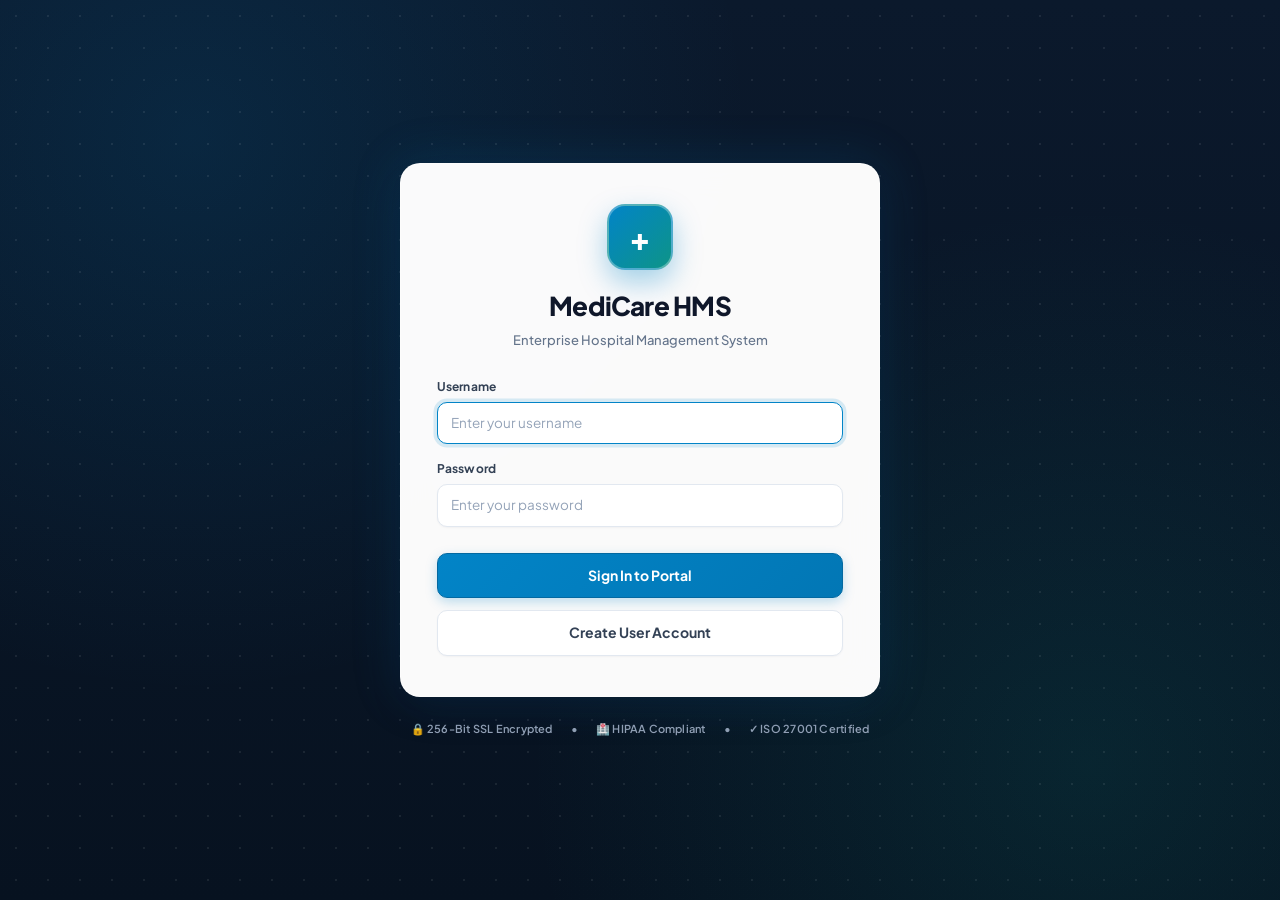
<file: front-end/front/index.html>
<!doctype html>
<html lang="en">
<head>
  <meta charset="UTF-8">
  <meta name="viewport" content="width=device-width,initial-scale=1">
  <title>Login | MediCare HMS</title>
  <link rel="stylesheet" href="css/style.css">
</head>
<body>
  <div class="login-page">
    <div class="login-container">
      <div class="login-card">
        <div class="login-brand">
          <div class="logo">+</div>
          <h1>MediCare HMS</h1>
          <p>Enterprise Hospital Management System</p>
        </div>
        
        <div id="message" class="alert"></div>
        
        <form id="login">
          <div class="field">
            <label for="u">Username</label>
            <input id="u" placeholder="Enter your username" required autofocus>
          </div>
          <div class="field">
            <label for="p">Password</label>
            <input id="p" type="password" placeholder="Enter your password" required>
          </div>
          <button class="btn btn-primary" style="width:100%">Sign In to Portal</button>
        </form>
        
        <button class="btn btn-secondary" style="width:100%;margin-top:12px" onclick="document.getElementById('reg').style.display='block'">Create User Account</button>
        
        <form id="reg" style="display:none;margin-top:18px">
          <hr>
          <div style="margin-bottom:14px;font-weight:700;font-size:13px;color:var(--slate-800)">New User Registration</div>
          <div class="field">
            <label for="ru">Username</label>
            <input id="ru" placeholder="Choose a username" required>
          </div>
          <div class="field">
            <label for="rp">Password</label>
            <input id="rp" type="password" placeholder="Choose a password" required>
          </div>
          <div class="field">
            <label for="rr">Role</label>
            <select id="rr">
              <option>ADMIN</option>
              <option>DOCTOR</option>
              <option>STAFF</option>
            </select>
          </div>
          <button class="btn btn-success" style="width:100%;margin-top:10px">Register Account</button>
        </form>
      </div>
      
      <div class="login-footer-trust">
        <span>🔒 256-Bit SSL Encrypted</span>
        <span>•</span>
        <span>🏥 HIPAA Compliant</span>
        <span>•</span>
        <span>✓ ISO 27001 Certified</span>
      </div>
    </div>
  </div>

  <script src="js/api.js"></script>
  <script>
    const m=document.getElementById('message');
    document.getElementById('login').onsubmit=async e=>{
      e.preventDefault();
      try{
        const r=await API.post('/users/login?username='+encodeURIComponent(u.value)+'&password='+encodeURIComponent(p.value));
        localStorage.setItem('hmsUser',JSON.stringify(r));
        location='dashboard.html';
      }catch(x){
        m.className='alert error show';
        m.textContent=x.message;
      }
    };
    document.getElementById('reg').onsubmit=async e=>{
      e.preventDefault();
      try{
        await API.post('/users/register',{userName:ru.value,password:rp.value,role:rr.value});
        m.className='alert success show';
        m.textContent='User registered. Sign in now.';
        e.target.reset();
        e.target.style.display='none';
        window.scrollTo({top:0,behavior:'smooth'});
        u.focus();
      }catch(x){
        m.className='alert error show';
        m.textContent=x.message;
      }
    };
  </script>
</body>
</html>
</file>
<file: front-end/front/css/style.css>
@import url('https://fonts.googleapis.com/css2?family=Plus+Jakarta+Sans:wght@300;400;500;600;700;800&family=JetBrains+Mono:wght@500;600&display=swap');

/* ==========================================================================
   MEDICARE HMS ENTERPRISE HEALTHCARE DESIGN SYSTEM
   ========================================================================== */

:root {
  /* Healthcare Primary Palette */
  --primary: #0284c7;
  --primary-hover: #0369a1;
  --primary-dark: #075985;
  --primary-light: #e0f2fe;
  --primary-surface: #f0f9ff;
  --primary-border: #bae6fd;
  
  /* Clinical Secondary Accent (Teal / Cyan) */
  --teal: #0d9488;
  --teal-hover: #0f766e;
  --teal-light: #ccfbf1;
  --teal-surface: #f0fdfa;
  --teal-border: #99f6e4;
  
  /* Neutrals & Slate Scale */
  --slate-50: #f8fafc;
  --slate-100: #f1f5f9;
  --slate-200: #e2e8f0;
  --slate-300: #cbd5e1;
  --slate-400: #94a3b8;
  --slate-500: #64748b;
  --slate-600: #475569;
  --slate-700: #334155;
  --slate-800: #1e293b;
  --slate-900: #0f172a;
  
  /* Application Surface & Background */
  --bg: #f6f8fb;
  --surface: #ffffff;
  --surface-2: #f8fafc;
  --text: #1e293b;
  --text-muted: #64748b;
  --border: #e2e8f0;
  --border-subtle: #edf2f7;
  
  /* Sidebar Palette (Clinical Deep Navy) */
  --sidebar-bg: #0b192c;
  --sidebar-surface: #112338;
  --sidebar-border: rgba(255, 255, 255, 0.08);
  --sidebar-text: #94a3b8;
  --sidebar-text-active: #ffffff;
  --sidebar-active-bg: rgba(2, 132, 199, 0.15);
  
  /* Status Badges & Alerts */
  --success-bg: #ecfdf5;
  --success-text: #065f46;
  --success-border: #a7f3d0;
  --success-dot: #10b981;
  
  --warning-bg: #fffbeb;
  --warning-text: #92400e;
  --warning-border: #fde68a;
  --warning-dot: #f59e0b;
  
  --danger-bg: #fef2f2;
  --danger-text: #991b1c;
  --danger-border: #fecaca;
  --danger-dot: #ef4444;
  
  --info-bg: #f0f9ff;
  --info-text: #075985;
  --info-border: #bae6fd;
  --info-dot: #0ea5e9;

  /* Elevation Shadows */
  --shadow-xs: 0 1px 2px rgba(15, 23, 42, 0.04);
  --shadow-sm: 0 1px 3px rgba(15, 23, 42, 0.06), 0 1px 2px rgba(15, 23, 42, 0.04);
  --shadow-md: 0 4px 14px rgba(15, 23, 42, 0.06), 0 2px 6px rgba(15, 23, 42, 0.04);
  --shadow-lg: 0 10px 25px -4px rgba(15, 23, 42, 0.08), 0 4px 10px -2px rgba(15, 23, 42, 0.04);
  --shadow-xl: 0 20px 40px -8px rgba(15, 23, 42, 0.12), 0 8px 16px -4px rgba(15, 23, 42, 0.06);
  --shadow-glow: 0 0 20px rgba(2, 132, 199, 0.18);
  
  /* Radii */
  --radius-sm: 6px;
  --radius-md: 10px;
  --radius-lg: 14px;
  --radius-xl: 20px;
  --radius-full: 9999px;
  
  /* Transitions */
  --ease: cubic-bezier(0.16, 1, 0.3, 1);
  --transition-fast: 0.15s ease;
  --transition-normal: 0.22s var(--ease);
}

/* ==========================================================================
   BASE & RESET
   ========================================================================== */

*, *::before, *::after {
  box-sizing: border-box;
}

html {
  scroll-behavior: smooth;
  -webkit-text-size-adjust: 100%;
}

body {
  margin: 0;
  font-family: 'Plus Jakarta Sans', -apple-system, BlinkMacSystemFont, 'Segoe UI', Roboto, Helvetica, Arial, sans-serif;
  background-color: var(--bg);
  color: var(--text);
  line-height: 1.5;
  font-size: 14px;
  -webkit-font-smoothing: antialiased;
  -moz-osx-font-smoothing: grayscale;
  overflow-x: hidden;
}

/* Subtle Medical Ambient Background */
body::before {
  content: "";
  position: fixed;
  inset: 0;
  pointer-events: none;
  background: 
    radial-gradient(circle at 92% 5%, rgba(2, 132, 199, 0.045) 0%, transparent 42%),
    radial-gradient(circle at 8% 85%, rgba(13, 148, 136, 0.04) 0%, transparent 45%);
  z-index: -1;
}

a {
  text-decoration: none;
  color: inherit;
  transition: color var(--transition-fast);
}

button, input, select, textarea {
  font: inherit;
}

/* ==========================================================================
   APP LAYOUT ARCHITECTURE
   ========================================================================== */

.app {
  min-height: 100vh;
  display: flex;
}

/* ==========================================================================
   SIDEBAR NAVIGATION
   ========================================================================== */

.sidebar {
  width: 268px;
  background: linear-gradient(180deg, var(--sidebar-bg) 0%, #071220 100%);
  color: var(--sidebar-text);
  position: fixed;
  inset: 0 auto 0 0;
  display: flex;
  flex-direction: column;
  z-index: 50;
  box-shadow: 4px 0 24px rgba(10, 25, 41, 0.12);
  border-right: 1px solid var(--sidebar-border);
  transition: transform var(--transition-normal);
}

/* Logo & Hospital Branding */
.brand {
  padding: 24px 20px 20px;
  font-weight: 800;
  font-size: 18px;
  letter-spacing: -0.02em;
  color: #ffffff;
  border-bottom: 1px solid var(--sidebar-border);
  display: flex;
  align-items: center;
  gap: 13px;
  position: relative;
}

.brand::before {
  content: "✚";
  width: 42px;
  height: 42px;
  border-radius: 12px;
  display: grid;
  place-items: center;
  background: linear-gradient(135deg, #0284c7 0%, #0d9488 100%);
  box-shadow: 0 8px 18px rgba(2, 132, 199, 0.35);
  font-size: 19px;
  color: #ffffff;
  flex-shrink: 0;
  border: 1px solid rgba(255, 255, 255, 0.2);
}

.brand small {
  display: block;
  font-size: 11px;
  font-weight: 500;
  color: #64748b;
  margin-top: 2px;
  letter-spacing: 0.02em;
  text-transform: uppercase;
}

/* Navigation List */
.nav {
  padding: 16px 12px 20px;
  overflow-y: auto;
  flex: 1;
  scrollbar-width: thin;
  scrollbar-color: rgba(255, 255, 255, 0.15) transparent;
}

.nav::-webkit-scrollbar {
  width: 5px;
}

.nav::-webkit-scrollbar-thumb {
  background: rgba(255, 255, 255, 0.15);
  border-radius: 10px;
}

.nav-section {
  font-size: 10px;
  text-transform: uppercase;
  letter-spacing: 0.12em;
  color: #475569;
  padding: 16px 14px 6px;
  font-weight: 800;
}

.nav a {
  display: flex;
  align-items: center;
  gap: 12px;
  padding: 10px 14px;
  border-radius: var(--radius-md);
  margin: 3px 0;
  color: #94a3b8;
  font-size: 13.5px;
  font-weight: 600;
  transition: all var(--transition-fast);
  position: relative;
}

.nav a:hover {
  background: rgba(255, 255, 255, 0.06);
  color: #f1f5f9;
  transform: translateX(3px);
}

.nav a.active {
  background: linear-gradient(90deg, rgba(2, 132, 199, 0.25) 0%, rgba(13, 148, 136, 0.12) 100%);
  color: #ffffff;
  font-weight: 700;
  box-shadow: inset 3px 0 0 #38bdf8, 0 4px 14px rgba(0, 0, 0, 0.2);
}

.nav a.active .icon {
  color: #38bdf8;
  opacity: 1;
}

.nav .icon {
  width: 22px;
  text-align: center;
  font-size: 16px;
  opacity: 0.85;
  transition: transform var(--transition-fast), color var(--transition-fast);
}

.nav a:hover .icon {
  opacity: 1;
  transform: scale(1.1);
}

/* Sidebar Footer */
.sidebar-footer {
  padding: 16px 20px;
  border-top: 1px solid var(--sidebar-border);
  background: rgba(0, 0, 0, 0.15);
  display: flex;
  flex-direction: column;
  gap: 4px;
}

.sidebar-footer .sys-badge {
  display: inline-flex;
  align-items: center;
  gap: 7px;
  font-size: 11px;
  font-weight: 700;
  color: #38bdf8;
  letter-spacing: 0.02em;
}

.sidebar-footer .sys-dot {
  width: 7px;
  height: 7px;
  border-radius: 50%;
  background: #10b981;
  box-shadow: 0 0 8px #10b981;
}

.sidebar-footer .sys-version {
  font-size: 10px;
  color: #475569;
  font-weight: 500;
  letter-spacing: 0.03em;
}

/* ==========================================================================
   MAIN VIEW & TOPBAR
   ========================================================================== */

.main {
  margin-left: 268px;
  width: calc(100% - 268px);
  min-height: 100vh;
  display: flex;
  flex-direction: column;
}

.topbar {
  height: 72px;
  background: rgba(255, 255, 255, 0.88);
  backdrop-filter: blur(14px);
  -webkit-backdrop-filter: blur(14px);
  border-bottom: 1px solid var(--border);
  display: flex;
  align-items: center;
  justify-content: space-between;
  padding: 0 36px;
  position: sticky;
  top: 0;
  z-index: 40;
  transition: box-shadow var(--transition-fast);
}

.topbar h1 {
  font-size: 20px;
  margin: 0;
  font-weight: 800;
  letter-spacing: -0.02em;
  color: var(--slate-900);
  display: flex;
  align-items: center;
  gap: 12px;
}

.topbar-badge {
  font-size: 11px;
  font-weight: 700;
  color: var(--teal);
  background: var(--teal-light);
  padding: 3px 9px;
  border-radius: var(--radius-full);
  letter-spacing: 0.02em;
}

/* User Info Chip */
.user-chip {
  display: flex;
  align-items: center;
  gap: 14px;
  color: var(--slate-500);
  font-size: 12px;
}

.user-chip strong {
  color: var(--slate-800);
  font-size: 13.5px;
  font-weight: 700;
}

.user-chip span[data-user-role] {
  display: inline-block;
  font-size: 10.5px;
  font-weight: 700;
  text-transform: uppercase;
  letter-spacing: 0.05em;
  padding: 2px 8px;
  border-radius: 4px;
  background: var(--slate-100);
  color: var(--primary-dark);
  margin-top: 2px;
}

.avatar {
  width: 40px;
  height: 40px;
  border-radius: var(--radius-md);
  background: linear-gradient(135deg, #0284c7 0%, #0d9488 100%);
  color: #ffffff;
  display: grid;
  place-items: center;
  font-weight: 800;
  font-size: 15px;
  box-shadow: 0 4px 10px rgba(2, 132, 199, 0.25);
  border: 2px solid #ffffff;
}

/* ==========================================================================
   CONTENT CONTAINER & PAGE HEADER
   ========================================================================== */

.content {
  padding: 32px 36px;
  max-width: 1580px;
  margin: 0 auto;
  width: 100%;
  flex: 1;
}

.page-head {
  display: flex;
  justify-content: space-between;
  align-items: center;
  gap: 16px;
  margin-bottom: 24px;
}

.page-head h2 {
  margin: 0;
  font-size: 24px;
  font-weight: 800;
  letter-spacing: -0.03em;
  color: var(--slate-900);
}

.page-head p {
  margin: 4px 0 0;
  color: var(--slate-500);
  font-size: 13.5px;
  font-weight: 500;
}

/* ==========================================================================
   BUTTON SYSTEM
   ========================================================================== */

.actions {
  display: flex;
  gap: 8px;
  align-items: center;
  flex-wrap: wrap;
}

.btn {
  border: 1px solid transparent;
  border-radius: var(--radius-md);
  padding: 9px 16px;
  cursor: pointer;
  font-weight: 700;
  font-size: 13px;
  display: inline-flex;
  align-items: center;
  justify-content: center;
  gap: 8px;
  line-height: 1.4;
  transition: all var(--transition-fast);
  outline: none;
  user-select: none;
}

.btn:focus-visible {
  box-shadow: 0 0 0 3.5px rgba(2, 132, 199, 0.28);
}

.btn:hover {
  transform: translateY(-1px);
}

.btn:active {
  transform: translateY(0);
}

/* Primary Button */
.btn-primary {
  background: linear-gradient(135deg, #0284c7 0%, #0277b5 100%);
  color: #ffffff;
  box-shadow: 0 4px 12px rgba(2, 132, 199, 0.25);
  border-color: #0369a1;
}

.btn-primary:hover {
  background: linear-gradient(135deg, #0369a1 0%, #075985 100%);
  box-shadow: 0 6px 16px rgba(2, 132, 199, 0.35);
  color: #ffffff;
}

/* Secondary Button */
.btn-secondary {
  background: #ffffff;
  color: var(--slate-700);
  border: 1px solid var(--border);
  box-shadow: var(--shadow-xs);
}

.btn-secondary:hover {
  background: var(--slate-100);
  color: var(--slate-900);
  border-color: var(--slate-300);
}

/* Danger Button */
.btn-danger {
  background: var(--danger-bg);
  color: var(--danger-text);
  border: 1px solid var(--danger-border);
}

.btn-danger:hover {
  background: #fee2e2;
  border-color: #fca5a5;
  color: #7f1d1d;
}

/* Success Button */
.btn-success {
  background: var(--success-bg);
  color: var(--success-text);
  border: 1px solid var(--success-border);
}

.btn-success:hover {
  background: #d1fae5;
  border-color: #6ee7b7;
  color: #064e3b;
}

/* Small Button */
.btn-sm {
  padding: 6px 11px;
  font-size: 11.5px;
  border-radius: var(--radius-sm);
  font-weight: 700;
}

/* ==========================================================================
   CARDS & GRIDS
   ========================================================================== */

.grid {
  display: grid;
  gap: 20px;
}

.grid-4 {
  grid-template-columns: repeat(4, 1fr);
}

.grid-3 {
  grid-template-columns: repeat(3, 1fr);
}

.grid-2 {
  grid-template-columns: repeat(2, 1fr);
}

.card {
  background: var(--surface);
  border: 1px solid var(--border);
  border-radius: var(--radius-lg);
  box-shadow: var(--shadow-sm);
  overflow: hidden;
  transition: box-shadow var(--transition-fast), border-color var(--transition-fast);
}

.card-body {
  padding: 24px;
}

/* Dashboard Hero Banner */
.dashboard-hero {
  background: linear-gradient(135deg, #0a2540 0%, #0f365d 65%, #0c4a6e 100%);
  border: 1px solid rgba(255, 255, 255, 0.1);
  color: #ffffff;
  box-shadow: var(--shadow-md);
  position: relative;
  overflow: hidden;
}

.dashboard-hero::before {
  content: "";
  position: absolute;
  top: -40px;
  right: -40px;
  width: 240px;
  height: 240px;
  border-radius: 50%;
  background: radial-gradient(circle, rgba(14, 165, 233, 0.22) 0%, transparent 70%);
  pointer-events: none;
}

.dashboard-hero .card-body {
  display: flex;
  align-items: center;
  justify-content: space-between;
  padding: 28px 32px;
  position: relative;
  z-index: 2;
}

.dashboard-hero h2 {
  margin: 6px 0 6px;
  font-size: 24px;
  font-weight: 800;
  letter-spacing: -0.03em;
  color: #ffffff;
}

.dashboard-hero p {
  margin: 0;
  color: #cbd5e1;
  font-size: 13.5px;
  max-width: 620px;
  line-height: 1.5;
}

.eyebrow {
  font-size: 10.5px;
  letter-spacing: 0.14em;
  font-weight: 800;
  color: #38bdf8;
  display: inline-flex;
  align-items: center;
  gap: 6px;
}

.hero-mark {
  width: 60px;
  height: 60px;
  border-radius: var(--radius-lg);
  display: grid;
  place-items: center;
  background: linear-gradient(135deg, #0284c7 0%, #0d9488 100%);
  color: #ffffff;
  font-size: 26px;
  box-shadow: 0 10px 24px rgba(2, 132, 199, 0.35);
  border: 1px solid rgba(255, 255, 255, 0.25);
  flex-shrink: 0;
}

/* ==========================================================================
   STAT METRICS CARDS (DASHBOARD)
   ========================================================================== */

.stat {
  padding: 22px 24px;
  display: flex;
  align-items: center;
  justify-content: space-between;
  min-height: 114px;
  position: relative;
  border: 1px solid var(--border);
  background: #ffffff;
  border-radius: var(--radius-lg);
  box-shadow: var(--shadow-sm);
  transition: all var(--transition-fast);
}

.stat::before {
  content: "";
  position: absolute;
  top: 0;
  left: 20px;
  right: 20px;
  height: 3px;
  background: linear-gradient(90deg, #0284c7, #0d9488);
  border-radius: 0 0 3px 3px;
  opacity: 0.85;
  transition: opacity var(--transition-fast);
}

.stat:hover {
  transform: translateY(-3px);
  box-shadow: var(--shadow-lg);
  border-color: var(--primary-border);
}

.stat:hover::before {
  opacity: 1;
}

.stat .label {
  font-size: 12px;
  color: var(--slate-500);
  font-weight: 700;
  text-transform: uppercase;
  letter-spacing: 0.04em;
}

.stat .value {
  font-size: 30px;
  font-weight: 800;
  margin-top: 4px;
  letter-spacing: -0.03em;
  color: var(--slate-900);
  line-height: 1.1;
}

.stat .stat-icon {
  width: 50px;
  height: 50px;
  border-radius: var(--radius-md);
  background: var(--primary-surface);
  color: var(--primary);
  display: grid;
  place-items: center;
  font-size: 22px;
  border: 1px solid var(--primary-border);
  transition: transform var(--transition-fast);
  flex-shrink: 0;
}

.stat:hover .stat-icon {
  transform: scale(1.08);
}

/* Quick Actions Grid */
.quick-grid {
  display: grid;
  grid-template-columns: repeat(4, 1fr);
  gap: 16px;
}

.quick {
  padding: 18px 20px;
  border: 1px solid var(--border);
  border-radius: var(--radius-md);
  background: #ffffff;
  transition: all var(--transition-fast);
  display: block;
  position: relative;
}

.quick::after {
  content: "→";
  position: absolute;
  top: 18px;
  right: 18px;
  font-size: 15px;
  color: var(--slate-400);
  transition: transform var(--transition-fast), color var(--transition-fast);
}

.quick:hover {
  border-color: var(--primary-border);
  transform: translateY(-2px);
  box-shadow: var(--shadow-md);
  background: var(--primary-surface);
}

.quick:hover::after {
  transform: translateX(4px);
  color: var(--primary);
}

.quick strong {
  display: block;
  font-size: 14px;
  font-weight: 700;
  color: var(--slate-800);
  margin-bottom: 4px;
}

.quick .muted, .quick span {
  font-size: 12px;
  color: var(--slate-500);
}

/* ==========================================================================
   FORMS & INPUT FIELDS
   ========================================================================== */

.form-grid {
  display: grid;
  grid-template-columns: repeat(2, 1fr);
  gap: 18px;
}

.field {
  display: flex;
  flex-direction: column;
  gap: 6px;
}

.field.full {
  grid-column: 1 / -1;
}

.field label {
  font-size: 12px;
  font-weight: 700;
  color: var(--slate-700);
  letter-spacing: 0.01em;
}

.field input, 
.field select, 
.field textarea {
  border: 1.5px solid var(--border);
  border-radius: var(--radius-md);
  padding: 10px 13px;
  outline: none;
  background: #ffffff;
  color: var(--slate-800);
  font-size: 13.5px;
  transition: all var(--transition-fast);
  box-shadow: var(--shadow-xs);
  width: 100%;
}

.field input:hover, 
.field select:hover, 
.field textarea:hover {
  border-color: var(--slate-300);
}

.field input:focus, 
.field select:focus, 
.field textarea:focus {
  border-color: var(--primary);
  box-shadow: 0 0 0 3.5px rgba(2, 132, 199, 0.15);
  background: #ffffff;
}

.field input::placeholder, 
.field textarea::placeholder {
  color: var(--slate-400);
}

textarea {
  min-height: 96px;
  resize: vertical;
}

select {
  cursor: pointer;
  background-image: url("data:image/svg+xml,%3Csvg xmlns='http://www.w3.org/2000/svg' fill='none' viewBox='0 0 24 24' stroke='%2364748b'%3E%3Cpath stroke-linecap='round' stroke-linejoin='round' stroke-width='2' d='M19 9l-7 7-7-7'%3E%3C/path%3E%3C/svg%3E");
  background-repeat: no-repeat;
  background-position: right 12px center;
  background-size: 16px;
  padding-right: 36px;
  appearance: none;
}

/* ==========================================================================
   SEARCH BAR & DATA TABLES
   ========================================================================== */

.searchbar {
  display: flex;
  gap: 12px;
  align-items: center;
  margin-bottom: 20px;
}

.searchbar input {
  flex: 1;
  border: 1.5px solid var(--border);
  border-radius: var(--radius-md);
  padding: 11px 16px 11px 40px;
  background-color: #ffffff;
  background-image: url("data:image/svg+xml,%3Csvg xmlns='http://www.w3.org/2000/svg' fill='none' viewBox='0 0 24 24' stroke='%2394a3b8'%3E%3Cpath stroke-linecap='round' stroke-linejoin='round' stroke-width='2' d='M21 21l-6-6m2-5a7 7 0 11-14 0 7 7 0 0114 0z'%3E%3C/path%3E%3C/svg%3E");
  background-repeat: no-repeat;
  background-position: 14px center;
  background-size: 18px;
  outline: none;
  font-size: 13.5px;
  transition: all var(--transition-fast);
  box-shadow: var(--shadow-xs);
}

.searchbar input:focus {
  border-color: var(--primary);
  box-shadow: 0 0 0 3.5px rgba(2, 132, 199, 0.15);
}

.table-wrap {
  overflow-x: auto;
  border: 1px solid var(--border);
  border-radius: var(--radius-md);
  background: #ffffff;
}

table {
  width: 100%;
  border-collapse: separate;
  border-spacing: 0;
}

th, td {
  padding: 14px 18px;
  border-bottom: 1px solid var(--border);
  text-align: left;
  font-size: 13px;
  white-space: nowrap;
}

th {
  background: #f8fafc;
  font-size: 11px;
  text-transform: uppercase;
  letter-spacing: 0.06em;
  color: var(--slate-600);
  font-weight: 800;
  position: sticky;
  top: 0;
  z-index: 10;
  border-bottom: 2px solid var(--border);
}

tbody tr {
  transition: background var(--transition-fast);
}

tbody tr:last-child td {
  border-bottom: 0;
}

tbody tr:hover td {
  background: #f8fafc;
}

td .actions {
  display: flex;
  gap: 6px;
}

/* ==========================================================================
   STATUS BADGES
   ========================================================================== */

.badge {
  display: inline-flex;
  align-items: center;
  gap: 6px;
  padding: 4px 10px;
  border-radius: var(--radius-full);
  font-size: 11px;
  font-weight: 700;
  letter-spacing: 0.02em;
  border: 1px solid transparent;
  line-height: 1.2;
}

.badge::before {
  content: "";
  width: 6px;
  height: 6px;
  border-radius: 50%;
  flex-shrink: 0;
}

.badge-success {
  background: var(--success-bg);
  color: var(--success-text);
  border-color: var(--success-border);
}
.badge-success::before {
  background: var(--success-dot);
  box-shadow: 0 0 6px var(--success-dot);
}

.badge-warning {
  background: var(--warning-bg);
  color: var(--warning-text);
  border-color: var(--warning-border);
}
.badge-warning::before {
  background: var(--warning-dot);
  box-shadow: 0 0 6px var(--warning-dot);
}

.badge-danger {
  background: var(--danger-bg);
  color: var(--danger-text);
  border-color: var(--danger-border);
}
.badge-danger::before {
  background: var(--danger-dot);
  box-shadow: 0 0 6px var(--danger-dot);
}

.badge-info {
  background: var(--info-bg);
  color: var(--info-text);
  border-color: var(--info-border);
}
.badge-info::before {
  background: var(--info-dot);
  box-shadow: 0 0 6px var(--info-dot);
}

/* ==========================================================================
   NOTIFICATIONS & ALERTS
   ========================================================================== */

.alert {
  padding: 12px 18px;
  border-radius: var(--radius-md);
  font-size: 13px;
  font-weight: 600;
  margin-bottom: 20px;
  display: none;
  border: 1px solid transparent;
  animation: slideDown 0.25s var(--ease);
}

.alert.show {
  display: flex;
  align-items: center;
  gap: 10px;
}

@keyframes slideDown {
  from {
    opacity: 0;
    transform: translateY(-8px);
  }
  to {
    opacity: 1;
    transform: translateY(0);
  }
}

.alert.success {
  background: var(--success-bg);
  color: var(--success-text);
  border-color: var(--success-border);
}

.alert.error {
  background: var(--danger-bg);
  color: var(--danger-text);
  border-color: var(--danger-border);
}

.empty {
  padding: 56px 20px;
  text-align: center;
  color: var(--slate-400);
  font-size: 13.5px;
  font-weight: 500;
}

/* ==========================================================================
   MODALS & DETAIL VIEWS
   ========================================================================== */

.modal {
  position: fixed;
  inset: 0;
  background: rgba(11, 25, 44, 0.65);
  backdrop-filter: blur(8px);
  -webkit-backdrop-filter: blur(8px);
  display: none;
  align-items: center;
  justify-content: center;
  padding: 24px;
  z-index: 100;
}

.modal.show {
  display: flex;
}

.modal-box {
  background: #ffffff;
  border: 1px solid var(--border);
  border-radius: var(--radius-xl);
  width: min(780px, 100%);
  max-height: 90vh;
  overflow-y: auto;
  padding: 30px 32px;
  box-shadow: var(--shadow-xl);
  animation: modalIn 0.22s var(--ease);
}

@keyframes modalIn {
  from {
    opacity: 0;
    transform: translateY(12px) scale(0.98);
  }
  to {
    opacity: 1;
    transform: translateY(0) scale(1);
  }
}

.modal-head {
  display: flex;
  justify-content: space-between;
  align-items: center;
  margin-bottom: 22px;
  padding-bottom: 14px;
  border-bottom: 1px solid var(--border);
}

.modal-head h3 {
  margin: 0;
  font-size: 19px;
  font-weight: 800;
  color: var(--slate-900);
  letter-spacing: -0.02em;
}

.close {
  border: 0;
  border-radius: var(--radius-md);
  width: 34px;
  height: 34px;
  font-size: 20px;
  cursor: pointer;
  background: var(--slate-100);
  color: var(--slate-600);
  display: grid;
  place-items: center;
  transition: all var(--transition-fast);
}

.close:hover {
  background: var(--slate-200);
  color: var(--slate-900);
}

.detail-grid {
  display: grid;
  grid-template-columns: repeat(2, 1fr);
  gap: 12px;
}

.detail-item {
  background: var(--slate-50);
  padding: 14px 16px;
  border-radius: var(--radius-md);
  border: 1px solid var(--border);
}

.detail-item span {
  display: block;
  color: var(--slate-500);
  font-size: 10.5px;
  margin-bottom: 4px;
  font-weight: 800;
  text-transform: uppercase;
  letter-spacing: 0.05em;
}

.detail-item strong {
  font-size: 13.5px;
  color: var(--slate-800);
  word-break: break-word;
}

/* ==========================================================================
   LOGIN & REGISTRATION PAGE
   ========================================================================== */

.login-page {
  min-height: 100vh;
  display: grid;
  place-items: center;
  padding: 30px 20px;
  background: 
    radial-gradient(circle at 15% 15%, rgba(2, 132, 199, 0.14) 0%, transparent 42%),
    radial-gradient(circle at 85% 85%, rgba(13, 148, 136, 0.14) 0%, transparent 42%),
    linear-gradient(180deg, #0b192c 0%, #071220 100%);
  position: relative;
  overflow: hidden;
}

/* Decorative Medical Grid overlay */
.login-page::after {
  content: "";
  position: absolute;
  inset: 0;
  background-image: radial-gradient(rgba(255, 255, 255, 0.08) 1px, transparent 1px);
  background-size: 32px 32px;
  pointer-events: none;
}

.login-container {
  width: min(480px, 100%);
  position: relative;
  z-index: 10;
}

.login-card {
  width: 100%;
  background: rgba(255, 255, 255, 0.98);
  border: 1px solid rgba(255, 255, 255, 0.5);
  border-radius: var(--radius-xl);
  padding: 40px 36px;
  box-shadow: var(--shadow-xl), 0 0 50px rgba(2, 132, 199, 0.18);
  backdrop-filter: blur(16px);
  position: relative;
  animation: modalIn 0.3s var(--ease);
}

.login-brand {
  text-align: center;
  margin-bottom: 28px;
}

.login-brand .logo {
  width: 66px;
  height: 66px;
  border-radius: 18px;
  background: linear-gradient(135deg, #0284c7 0%, #0d9488 100%);
  color: #ffffff;
  display: grid;
  place-items: center;
  margin: 0 auto 16px;
  font-size: 32px;
  font-weight: 800;
  box-shadow: 0 12px 28px rgba(2, 132, 199, 0.35);
  border: 2px solid rgba(255, 255, 255, 0.3);
}

.login-brand h1 {
  margin: 0 0 6px;
  font-size: 26px;
  font-weight: 800;
  letter-spacing: -0.03em;
  color: var(--slate-900);
}

.login-brand p {
  margin: 0;
  color: var(--slate-500);
  font-size: 13px;
  font-weight: 500;
}

.login-card .field {
  margin-bottom: 16px;
}

.login-card .btn {
  width: 100%;
  margin-top: 10px;
  padding: 12px;
  font-size: 14px;
}

.login-card hr {
  border: 0;
  border-top: 1px solid var(--border);
  margin: 22px 0;
}

.login-footer-trust {
  display: flex;
  align-items: center;
  justify-content: center;
  gap: 18px;
  margin-top: 24px;
  color: #94a3b8;
  font-size: 11px;
  font-weight: 600;
  letter-spacing: 0.02em;
}

.muted {
  color: var(--text-muted);
  font-size: 12px;
}

/* ==========================================================================
   MOBILE & RESPONSIVE BEHAVIOR
   ========================================================================== */

.menu-toggle {
  display: none;
  border: 1px solid var(--border);
  background: #ffffff;
  color: var(--slate-700);
  width: 40px;
  height: 40px;
  border-radius: var(--radius-md);
  cursor: pointer;
  font-size: 18px;
  align-items: center;
  justify-content: center;
  box-shadow: var(--shadow-xs);
  transition: all var(--transition-fast);
}

.menu-toggle:hover {
  background: var(--slate-100);
  color: var(--slate-900);
}

.sidebar-overlay {
  display: none;
}

@media (max-width: 1100px) {
  .grid-4, .quick-grid {
    grid-template-columns: repeat(2, 1fr);
  }
  .sidebar {
    width: 240px;
  }
  .main {
    margin-left: 240px;
    width: calc(100% - 240px);
  }
  .topbar {
    padding: 0 24px;
  }
  .content {
    padding: 24px;
  }
}

@media (max-width: 768px) {
  .sidebar {
    transform: translateX(-105%);
    width: 275px;
    z-index: 60;
  }
  .sidebar.mobile-open {
    transform: translateX(0);
  }
  .sidebar-overlay {
    position: fixed;
    inset: 0;
    background: rgba(11, 25, 44, 0.55);
    backdrop-filter: blur(4px);
    z-index: 55;
    display: none;
  }
  .sidebar-overlay.show {
    display: block;
  }
  .main {
    margin-left: 0;
    width: 100%;
  }
  .topbar {
    height: 66px;
    padding: 0 18px;
    gap: 12px;
  }
  .topbar h1 {
    font-size: 17px;
  }
  .menu-toggle {
    display: flex;
  }
  .user-chip > div:first-child {
    display: none;
  }
  .content {
    padding: 20px 16px;
  }
  .grid-4, .grid-3, .grid-2, .form-grid, .quick-grid, .detail-grid {
    grid-template-columns: 1fr;
  }
  .page-head {
    align-items: flex-start;
    flex-direction: column;
  }
  .page-head .btn {
    width: 100%;
  }
  .modal {
    padding: 12px;
  }
  .modal-box {
    padding: 22px 20px;
    border-radius: var(--radius-lg);
  }
  .dashboard-hero .card-body {
    padding: 22px;
    flex-direction: column;
    align-items: flex-start;
    gap: 16px;
  }
  .hero-mark {
    width: 48px;
    height: 48px;
    font-size: 20px;
  }
}

@media (prefers-reduced-motion: reduce) {
  *, *::before, *::after {
    scroll-behavior: auto !important;
    animation-duration: 0.01ms !important;
    animation-iteration-count: 1 !important;
    transition-duration: 0.01ms !important;
  }
}
</file>
